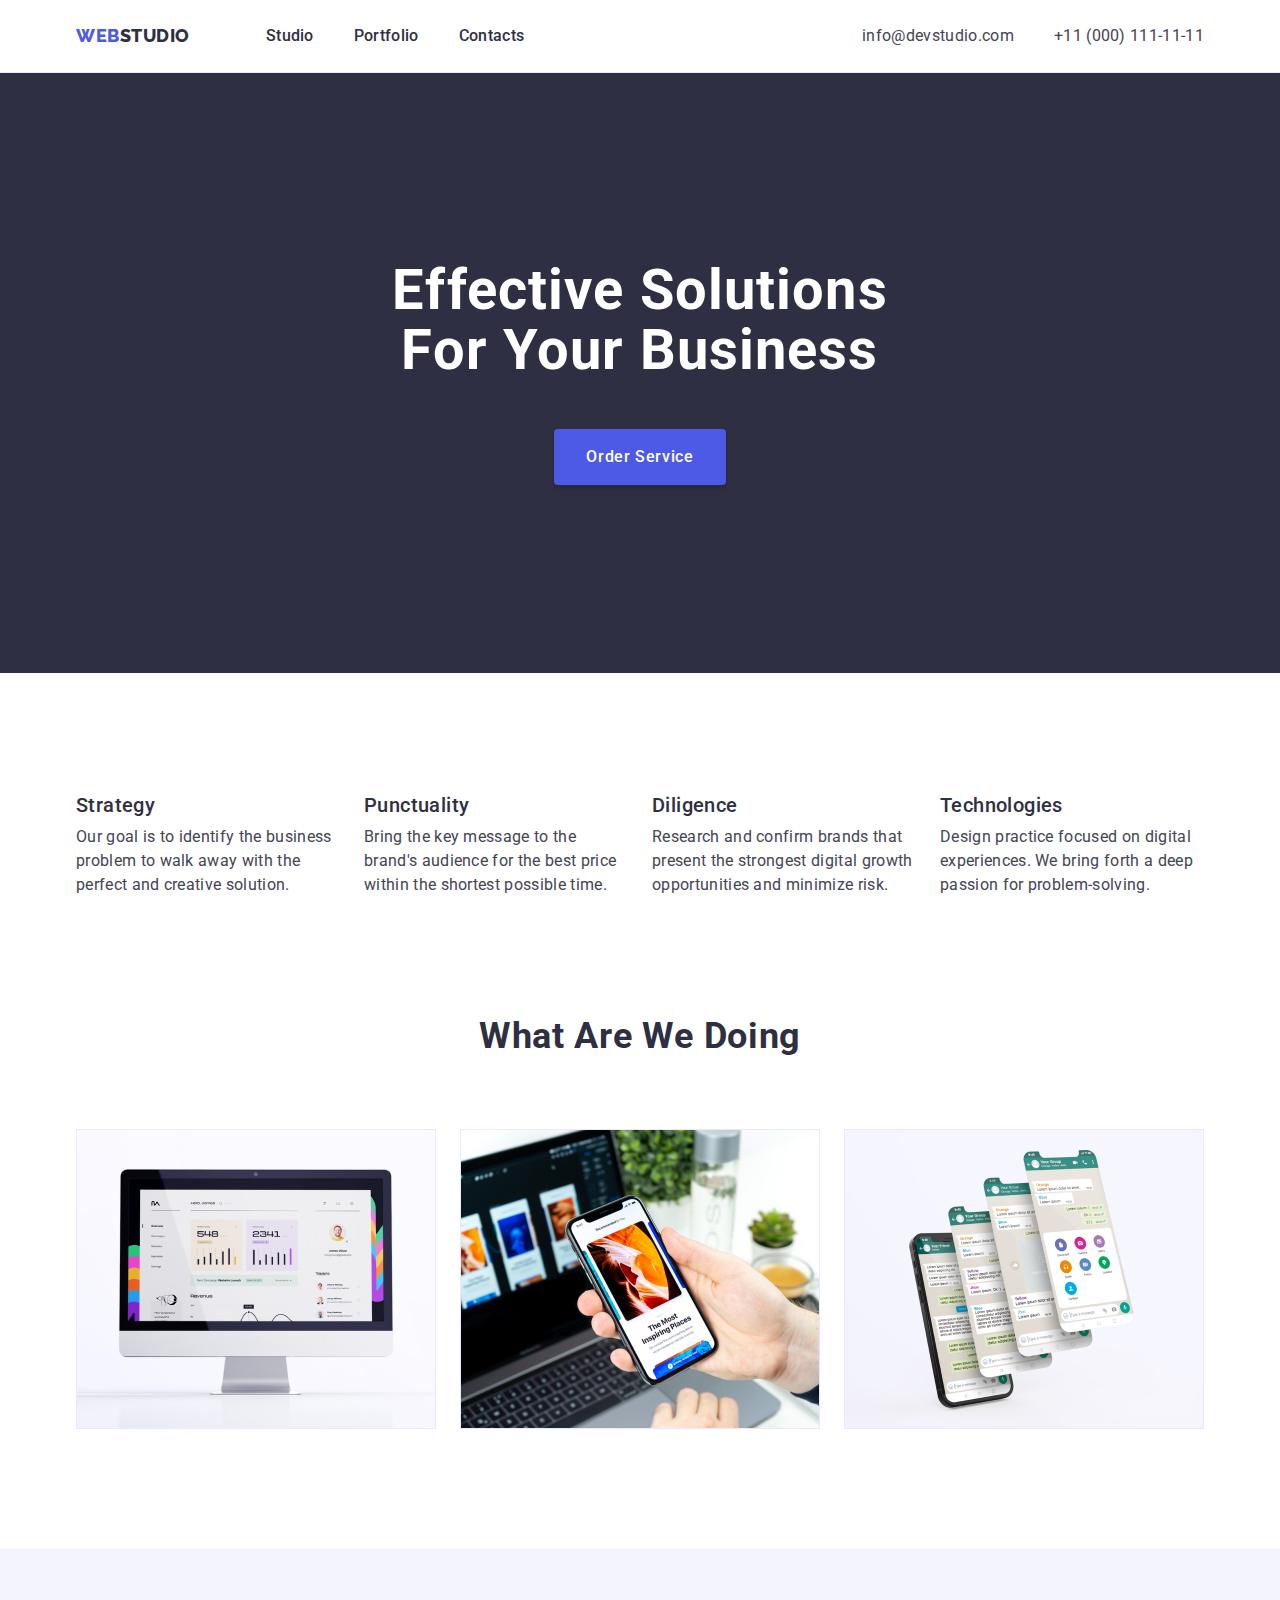
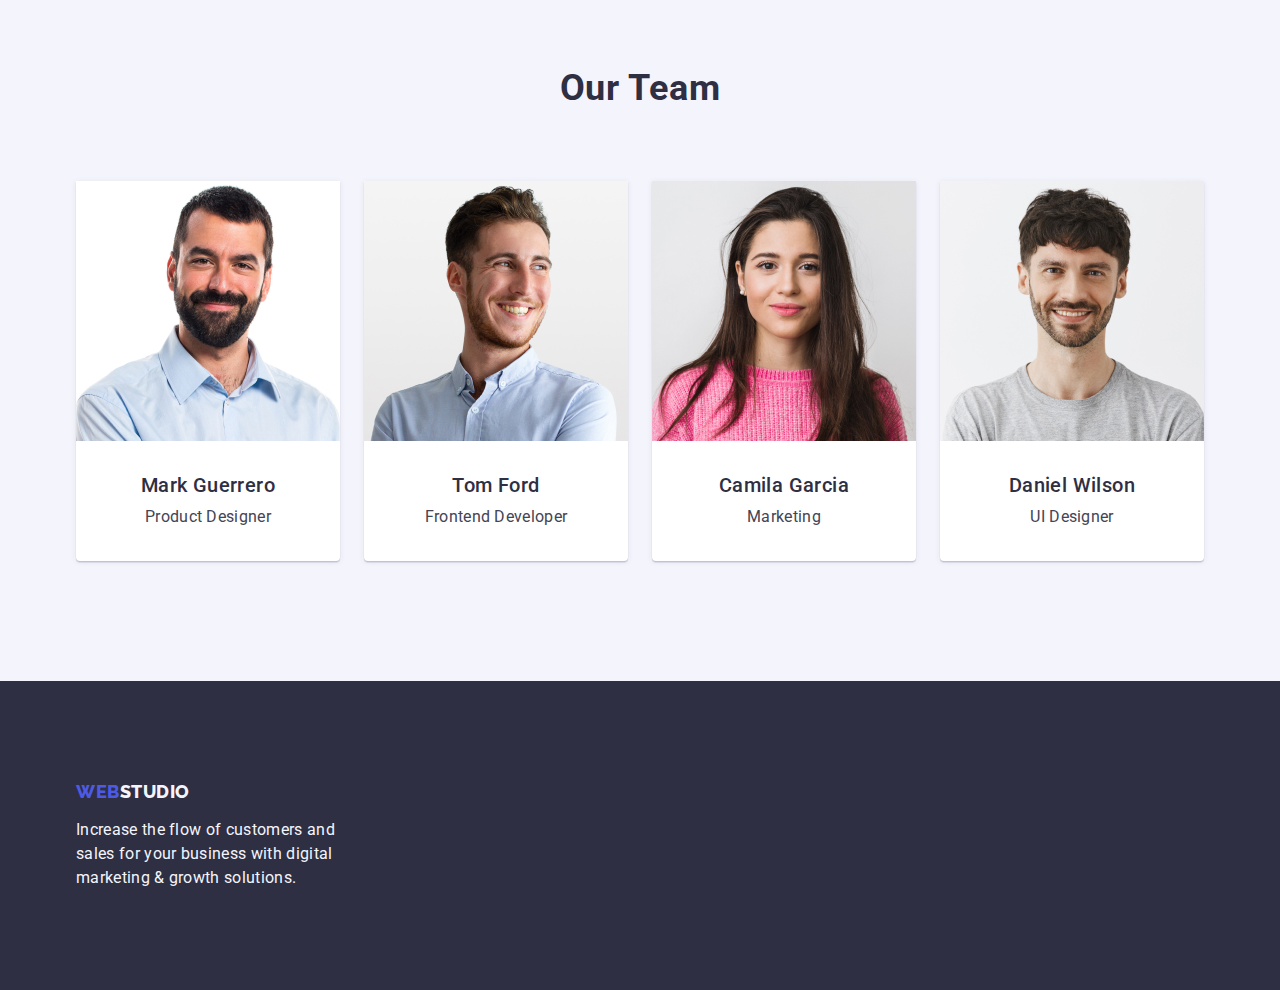
<file: index.html>
<!DOCTYPE html>
<html lang="en">
  <head>
    <meta charset="UTF-8" />
    <meta http-equiv="X-UA-Compatible" content="IE=edge" />
    <meta name="viewport" content="width=device-width, initial-scale=1.0" />
    <title>Document</title>
    <link
      href="https://fonts.googleapis.com/css2?family=Raleway:wght@800&family=Roboto:wght@400;500;700;900&display=swap"
      rel="stylesheet"
    />
    <link rel="preconnect" href="https://fonts.googleapis.com" />
    <link rel="preconnect" href="https://fonts.gstatic.com" crossorigin />
    <link
      rel="stylesheet"
      href="https://cdn.jsdelivr.net/npm/modern-normalize@1.1.0/modern-normalize.min.css"
    />
    <link rel="stylesheet" href="./css/styles.css" />
  </head>
  <body>
    <header class="header header-section">
      <div class="header-container container">
        <nav class="nav">
          <a class="logo-link link" href="./index.html">
            Web<span class="logo-text logo-up-cl">Studio</span></a
          >
          <ul class="nav-list list">
            <li>
              <a class="nav-link link" href="./index.html"> Studio </a>
            </li>
            <li>
              <a class="nav-link link" href="./portfolio.html"> Portfolio </a>
            </li>
            <li>
              <a class="nav-link link" href=""> Contacts </a>
            </li>
          </ul>
        </nav>
        <address class="addres">
          <ul class="adres-list list">
            <li>
              <a class="contacts-link link" href="mailto:info@devstudio.com"
                >info@devstudio.com</a
              >
            </li>
            <li>
              <a class="contacts-link link" href="tel:+110001111111"
                >+11 (000) 111-11-11</a
              >
            </li>
          </ul>
        </address>
      </div>
    </header>
    <main>
      <section class="hero hero-section">
        <div class="hero-container container">
          <h1 class="hero-headings">Effective Solutions for Your Business</h1>
          <button class="btn" type="button">Order Service</button>
        </div>
      </section>
      <section class="about about-section">
        <div class="about-container container">
          <!-- hide h2 -->
          <h2 hidden class="hidden">About Us</h2>
          <ul class="about-list list">
            <li class="about-list-item">
              <h3 class="about-headings">Strategy</h3>
              <p class="about-text">
                Our goal is to identify the business problem to walk away with
                the perfect and creative solution.
              </p>
            </li>
            <li class="about-list-item">
              <h3 class="about-headings">Punctuality</h3>
              <p class="about-text">
                Bring the key message to the brand's audience for the best price
                within the shortest possible time.
              </p>
            </li>
            <li class="about-list-item">
              <h3 class="about-headings">Diligence</h3>
              <p class="about-text">
                Research and confirm brands that present the strongest digital
                growth opportunities and minimize risk.
              </p>
            </li>
            <li class="about-list-item">
              <h3 class="about-headings">Technologies</h3>
              <p class="about-text">
                Design practice focused on digital experiences. We bring forth a
                deep passion for problem-solving.
              </p>
            </li>
          </ul>
        </div>
      </section>
      <section class="products products-section">
        <div class="products-container container">
          <h2 class="products-header">What are we doing</h2>
          <ul class="products-list list">
            <li class="products-list-item">
              <img
                src="./images/pic1.jpg"
                width="360"
                height="300"
                alt="imac 21"
              />
            </li>
            <li class="products-list-item">
              <img
                src="./images/pic2.jpg"
                width="360"
                height="300"
                alt="iphone"
              />
            </li>
            <li class="products-list-item">
              <img
                src="./images/pic3.jpg"
                width="360"
                height="300"
                alt="pc and phone"
              />
            </li>
          </ul>
        </div>
      </section>
      <section class="teem teem-section">
        <div class="team-container container">
          <h2 class="team-header">Our Team</h2>
          <ul class="team-list list">
            <li class="team-list-item">
              <img
                src="./images/foto1.jpg"
                width="264"
                height="260"
                alt="photo of workers"
              />
              <div class="team-list-card">
                <h3 class="team-headings">Mark Guerrero</h3>
                <p class="team-text">Product Designer</p>
              </div>
            </li>
            <li class="team-list-item">
              <img
                src="./images/foto2.jpg"
                width="264"
                height="260"
                alt="photo of workers"
              />
              <div class="team-list-card">
                <h3 class="team-headings">Tom Ford</h3>
                <p class="team-text">Frontend Developer</p>
              </div>
            </li>
            <li class="team-list-item">
              <img
                src="./images/foto3.jpg"
                width="264"
                height="260"
                alt="photo of workers"
              />
              <div class="team-list-card">
                <h3 class="team-headings">Camila Garcia</h3>
                <p class="team-text">Marketing</p>
              </div>
            </li>
            <li class="team-list-item">
              <img
                src="./images/foto4.jpg"
                width="264"
                height="260"
                alt="photo of workers"
              />
              <div class="team-list-card">
                <h3 class="team-headings">Daniel Wilson</h3>
                <p class="team-text">UI Designer</p>
              </div>
            </li>
          </ul>
        </div>
      </section>
    </main>
    <footer class="footer footer-section">
      <div class="footer-container container">
        <a class="logo-link link" href="./index.html">
          Web<span class="logo-text">Studio</span></a
        >
        <p class="footer-text footer-cl-txt">
          Increase the flow of customers and sales for your business with
          digital marketing &#38; growth solutions.
        </p>
      </div>
    </footer>
  </body>
</html>
</file>
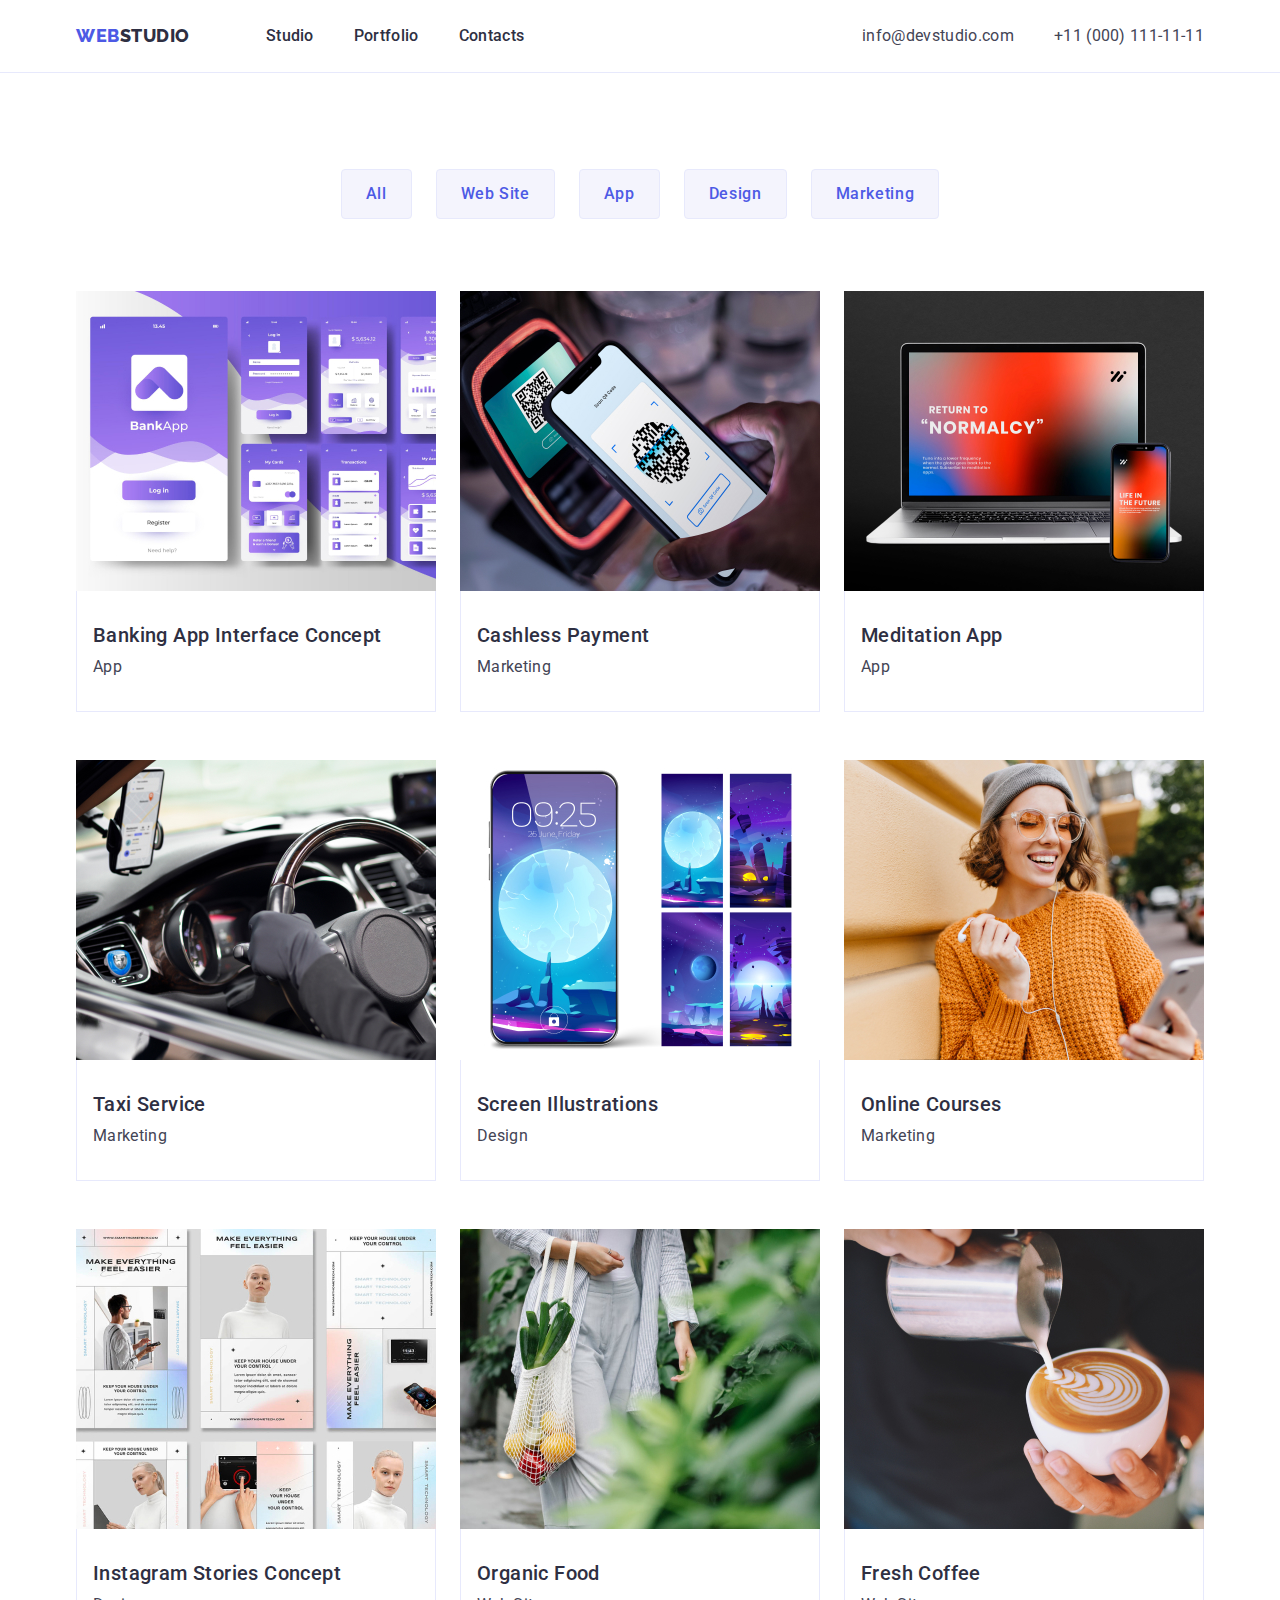
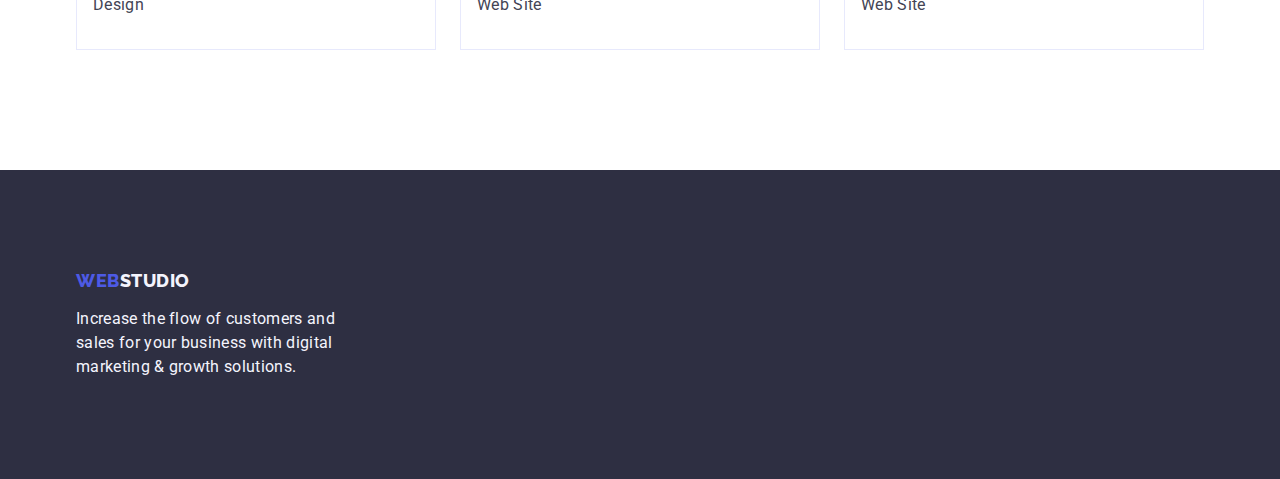
<file: portfolio.html>
<!DOCTYPE html>
<html lang="en">
  <head>
    <meta charset="UTF-8" />
    <meta http-equiv="X-UA-Compatible" content="IE=edge" />
    <meta name="viewport" content="width=device-width, initial-scale=1.0" />
    <title>Document</title>
    <link
      href="https://fonts.googleapis.com/css2?family=Raleway:wght@800&family=Roboto:wght@400;500;700;900&display=swap"
      rel="stylesheet"
    />
    <link rel="preconnect" href="https://fonts.googleapis.com" />
    <link rel="preconnect" href="https://fonts.gstatic.com" crossorigin />
    <link
      rel="stylesheet"
      href="https://cdn.jsdelivr.net/npm/modern-normalize@1.1.0/modern-normalize.min.css"
    />
    <link rel="stylesheet" href="./css/styles.css" />
  </head>
  <body>
    <header class="header header-section">
      <div class="header-container container">
        <nav class="nav">
          <a class="logo-link link" href="./index.html">
            Web<span class="logo-text logo-up-cl">Studio</span></a
          >
          <ul class="nav-list list">
            <li>
              <a class="nav-link link" href="./index.html"> Studio </a>
            </li>
            <li>
              <a class="nav-link link" href="./portfolio.html"> Portfolio </a>
            </li>
            <li>
              <a class="nav-link link" href=""> Contacts </a>
            </li>
          </ul>
        </nav>
        <address class="addres">
          <ul class="adres-list list">
            <li>
              <a class="contacts-link link" href="mailto:info@devstudio.com"
                >info@devstudio.com</a
              >
            </li>
            <li>
              <a class="contacts-link link" href="tel:+110001111111"
                >+11 (000) 111-11-11</a
              >
            </li>
          </ul>
        </address>
      </div>
    </header>
    <main>
      <section class="production production-section">
        <div class="production-container container">
          <!-- hide h1 -->
          <h1 hidden>Our production</h1>
          <ul class="production-btn-list list">
            <li class="production-btn-item">
              <button class="production-btn" type="button">All</button>
            </li>
            <li>
              <button class="production-btn" type="button">Web Site</button>
            </li>
            <li><button class="production-btn" type="button">App</button></li>
            <li>
              <button class="production-btn" type="button">Design</button>
            </li>
            <li>
              <button class="production-btn" type="button">Marketing</button>
            </li>
          </ul>
          <ul class="production-list list">
            <li class="production-list-item">
              <a class="production-links link" href="">
                <img
                  class="production-img"
                  src="./images/portfolio1.jpg"
                  alt="bank app"
                  width="360"
                  height="300"
                />
                <div class="production-list-content">
                  <h2 class="production-headlines">
                    Banking App Interface Concept
                  </h2>
                  <p class="production-text">App</p>
                </div>
              </a>
            </li>
            <li class="production-list-item">
              <a class="production-links link" href="">
                <img
                  class="production-img"
                  src="./images/portfolio2.jpg"
                  alt="contactless payment"
                  width="360"
                  height="300"
                />
                <div class="production-list-content">
                  <h2 class="production-headlines">Cashless Payment</h2>
                  <p class="production-text">Marketing</p>
                </div>
              </a>
            </li>
            <li class="production-list-item">
              <a class="production-links link" href="">
                <img
                  class="production-img"
                  src="./images/portfolio3.jpg"
                  alt="laptop and phone"
                  width="360"
                  height="300"
                />
                <div class="production-list-content">
                  <h2 class="production-headlines">Meditation App</h2>
                  <p class="production-text">App</p>
                </div>
              </a>
            </li>
            <li class="production-list-item">
              <a class="production-links link" href="">
                <img
                  class="production-img"
                  src="./images/portfolio4.jpg"
                  alt="using the phone in the car"
                  width="360"
                  height="300"
                />
                <div class="production-list-content">
                  <h2 class="production-headlines">Taxi Service</h2>
                  <p class="production-text">Marketing</p>
                </div>
              </a>
            </li>
            <li class="production-list-item">
              <a class="production-links link" href="">
                <img
                  class="production-img"
                  src="./images/portfolio5.jpg"
                  alt="phone menu theme"
                  width="360"
                  height="300"
                />
                <div class="production-list-content">
                  <h2 class="production-headlines">Screen Illustrations</h2>
                  <p class="production-text">Design</p>
                </div>
              </a>
            </li>
            <li class="production-list-item">
              <a class="production-links link" href="">
                <img
                  class="production-img"
                  src="./images/portfolio6.jpg"
                  alt="girl using video call"
                  width="360"
                  height="300"
                />
                <div class="production-list-content">
                  <h2 class="production-headlines">Online Courses</h2>
                  <p class="production-text">Marketing</p>
                </div>
              </a>
            </li>
            <li class="production-list-item">
              <a class="production-links link" href="">
                <img
                  class="production-img"
                  src="./images/portfolio7.jpg"
                  alt="Instagram Stories Concept"
                  width="360"
                  height="300"
                />
                <div class="production-list-content">
                  <h2 class="production-headlines">
                    Instagram Stories Concept
                  </h2>
                  <p class="production-text">Design</p>
                </div>
              </a>
            </li>
            <li class="production-list-item">
              <a class="production-links link" href="">
                <img
                  class="production-img"
                  src="./images/portfolio8.jpg"
                  alt="girls with groceries"
                  width="360"
                  height="300"
                />
                <div class="production-list-content">
                  <h2 class="production-headlines">Organic Food</h2>
                  <p class="production-text">Web Site</p>
                </div>
              </a>
            </li>
            <li class="production-list-item">
              <a class="production-links link" href="">
                <img
                  class="production-img"
                  src="./images/portfolio9.jpg"
                  alt="just brewed coffee"
                  width="360"
                  height="300"
                />
                <div class="production-list-content">
                  <h2 class="production-headlines">Fresh Coffee</h2>
                  <p class="production-text">Web Site</p>
                </div>
              </a>
            </li>
          </ul>
        </div>
      </section>
    </main>
    <footer class="footer footer-section">
      <div class="footer-container container">
        <a class="logo-link link" href="./index.html">
          Web<span class="logo-text">Studio</span></a
        >
        <p class="footer-text footer-cl-txt">
          Increase the flow of customers and sales for your business with
          digital marketing &#38; growth solutions.
        </p>
      </div>
    </footer>
  </body>
</html>
</file>
<file: css/styles.css>
/* variables */
:root {
    --first-text-color: #434455;
    --second-text-color: #2E2F42;
    --active-link-color: #404BBF;
    --active-linc-cl-txt: #FFFFFF;
    --bg-color: #2E2F42;
    --cl-button-txt: #4D5AE5;
    --bg-buttons: #F4F4FD;
    --cl-border: #E7E9FC;
    --bg-body: #FFFFFF;
    --padding-size: 120px;
}


/* defolts class */
h1,
h2,
h3,
h4,
h5,
h6,
p,
ul {
    margin: 0;
}

img {
    display: block;
}

.list {
    list-style-type: none;
    padding: 0;
    margin: 0;
}

.link {
    text-decoration: none;
}

ul {
    padding: 0;
}


/* outline: 2px solid red; */
/* outline-offset: -2px; */

/* container */

.container {
    width: 1158px;
    margin-left: auto;
    margin-right: auto;
    padding: 0 15px;
}


/* body */
body {
    font-family: "Roboto", sans-serif;
    color: var(--first-text-color);
    background-color: var(--bg-body);
}


/* header */
.header-container {
    display: flex;
}

.nav {
    display: flex;
    align-items: center;
}

.nav-list {
    display: flex;
    gap: 40px;
}

.header {
    border-bottom: 1px solid var(--cl-border);
    padding-top: 24px;
    padding-bottom: 24px;

}

.logo-text {
    color: #f4f4fd;
}

.logo-text:hover,
.logo-text:focus {
    color: var(--active-link-color);
}

.logo-link:hover,
.logo-link:focus {
    color: var(--active-link-color);
}

.logo-link {
    color: var(--cl-button-txt);
    margin-right: 76px;
    font-weight: 800;
    font-size: 18px;
    line-height: 1.17;
    font-family: "Raleway", sans-serif;
    letter-spacing: 0.03em;
    text-transform: uppercase;
}

.logo-up-cl {
    color: var(--second-text-color);
}

.nav-link {
    color: var(--second-text-color);
    padding: 24px 0;
    font-size: 16px;
    font-weight: 500;
    line-height: 1.5;
    letter-spacing: 0.02em;
}

.nav-link:hover,
.nav-link:focus {
    color: #404bbf;
}

.contacts-link {
    color: var(--first-text-color);
    font-size: 16px;
    line-height: 1.5;
    letter-spacing: 0.02em;
    padding: 24px 0;
}

.contacts-link:hover,
.contacts-link:focus {
    color: var(--active-link-color);
}

.addres {
    font-style: normal;
    margin-left: auto;
}

.adres-list {
    display: flex;
    gap: 40px;
}


/* footer */
.footer-cl-txt {
    color: #F4F4FD;
}

.footer-text {
    font-size: 16px;
    line-height: 1.5;
    letter-spacing: 0.02em;
    margin-top: 16px;
    width: 264px;
}

.footer {
    background-color: var(--bg-color);
    padding-top: 100px;
    padding-bottom: 100px;
}



/* hero */
.hero-headings {
    font-weight: 700;
    font-size: 56px;
    line-height: 1.07;
    text-align: center;
    letter-spacing: 0.02em;
    color: #FFFFFF;
    margin-bottom: 48px;
    max-width: 496px;
    margin-left: auto;
    margin-right: auto;
    text-transform: capitalize;
}

.btn {
    font-weight: 500;
    font-size: 16px;
    line-height: 1.5;
    letter-spacing: 0.04em;
    color: #FFFFFF;
    background: #4D5AE5;
    box-shadow: 0px 4px 4px rgba(0, 0, 0, 0.15);
    border-radius: 4px;
    padding: 16px 32px;
    min-width: 169px;
    min-height: 56px;
    cursor: pointer;
    font-family: "Roboto", sans-serif;
    display: block;
    margin: 0 auto;
    border: none
}

.btn:hover,
.btn:focus {
    background: var(--active-link-color);
}

.hero {
    background-color: var(--bg-color);
    padding: 188px 0;
}


/* about */
.about-section {
    padding-top: var(--padding-size);
    padding-bottom: var(--padding-size);
}

.about-list {
    display: flex;
    gap: 24px;
}

.about-list-item {
    flex-basis: calc((100% - 24px * 3)/4);
}

.about-headings {
    font-weight: 500;
    font-size: 20px;
    line-height: 1.2;
    letter-spacing: 0.02em;
    color: var(--second-text-color);
    margin-bottom: 8px;
}

.about-text {
    font-size: 16px;
    line-height: 1.5;
    letter-spacing: 0.02em;
}


/* products */
.products-header {
    font-weight: 700;
    font-size: 36px;
    line-height: 1.11;
    text-align: center;
    letter-spacing: 0.02em;
    color: var(--second-text-color);
    text-transform: capitalize;
    margin-bottom: 72px;
}

.products-list {
    display: flex;
    gap: 24px;
}

.products-list-item {
    flex-basis: calc((100% - 24px * 2)/3);
}

.products {
    padding-bottom: var(--padding-size);
}

/* team */
.teem {
    background-color: #F4F4FD;
    padding-top: var(--padding-size);
    padding-bottom: var(--padding-size);
}

.team-header {
    font-weight: 700;
    font-size: 36px;
    line-height: 1.11;
    text-align: center;
    letter-spacing: 0.02em;
    color: var(--second-text-color);
    text-transform: capitalize;
    margin-bottom: 72px;
}

.team-headings {
    font-weight: 500;
    font-size: 20px;
    line-height: 1.2;
    letter-spacing: 0.02em;
    color: var(--second-text-color);
    margin-bottom: 8px;
    text-align: center;
}

.team-text {
    font-size: 16px;
    line-height: 1.5;
    letter-spacing: 0.02em;
    text-align: center;
}

.team-list {
    display: flex;
    gap: 24px;
}

.team-list-item {
    flex-basis: calc((100% - 24px * 3)/4);
    background: #FFFFFF;
    box-shadow: 0px 1px 6px rgba(46, 47, 66, 0.08), 0px 1px 1px rgba(46, 47, 66, 0.16), 0px 2px 1px rgba(46, 47, 66, 0.08);
    border-radius: 0px 0px 4px 4px;
}

.team-list-card {
    padding: 32px 16px;
}


/* !!!second page!!! */

/* production */

.production-btn {
    background-color: var(--bg-buttons);
    border: 1px solid var(--cl-border);
    font-weight: 500;
    font-size: 16px;
    line-height: 1.5;
    color: var(--cl-button-txt);
    cursor: pointer;
    letter-spacing: 0.04em;
    font-family: "Roboto", sans-serif;
    border-radius: 4px;
    min-height: 48px;
    padding: 12px 24px;
}

.production-btn:hover,
.production-btn:focus {
    background-color: var(--active-link-color);
    color: var(--active-linc-cl-txt);
    border: 1px solid transparent;
}

.production-headlines {
    font-weight: 500;
    font-size: 20px;
    line-height: 1.2;
    letter-spacing: 0.02em;
    color: var(--second-text-color);
    margin-bottom: 8px;
}

.production-text {
    font-size: 16px;
    line-height: 1.5;
    letter-spacing: 0.02em;
    color: var(--first-text-color);
}

.production-btn-list {
    display: flex;
    justify-content: center;
    gap: 24px;
    margin-bottom: 72px;
}

.production {
    padding-top: 96px;
    padding-bottom: var(--padding-size);
}

.production-list {
    display: flex;
    flex-wrap: wrap;
    gap: 24px;
    row-gap: 48px;
}

.production-list-item {
    flex-basis: calc((100% - 24px * 2) /3);

}

.production-list-content {
    padding: 32px 16px;
    border: 1px solid #e7e9fc;
    border-top: none;
}
</file>
